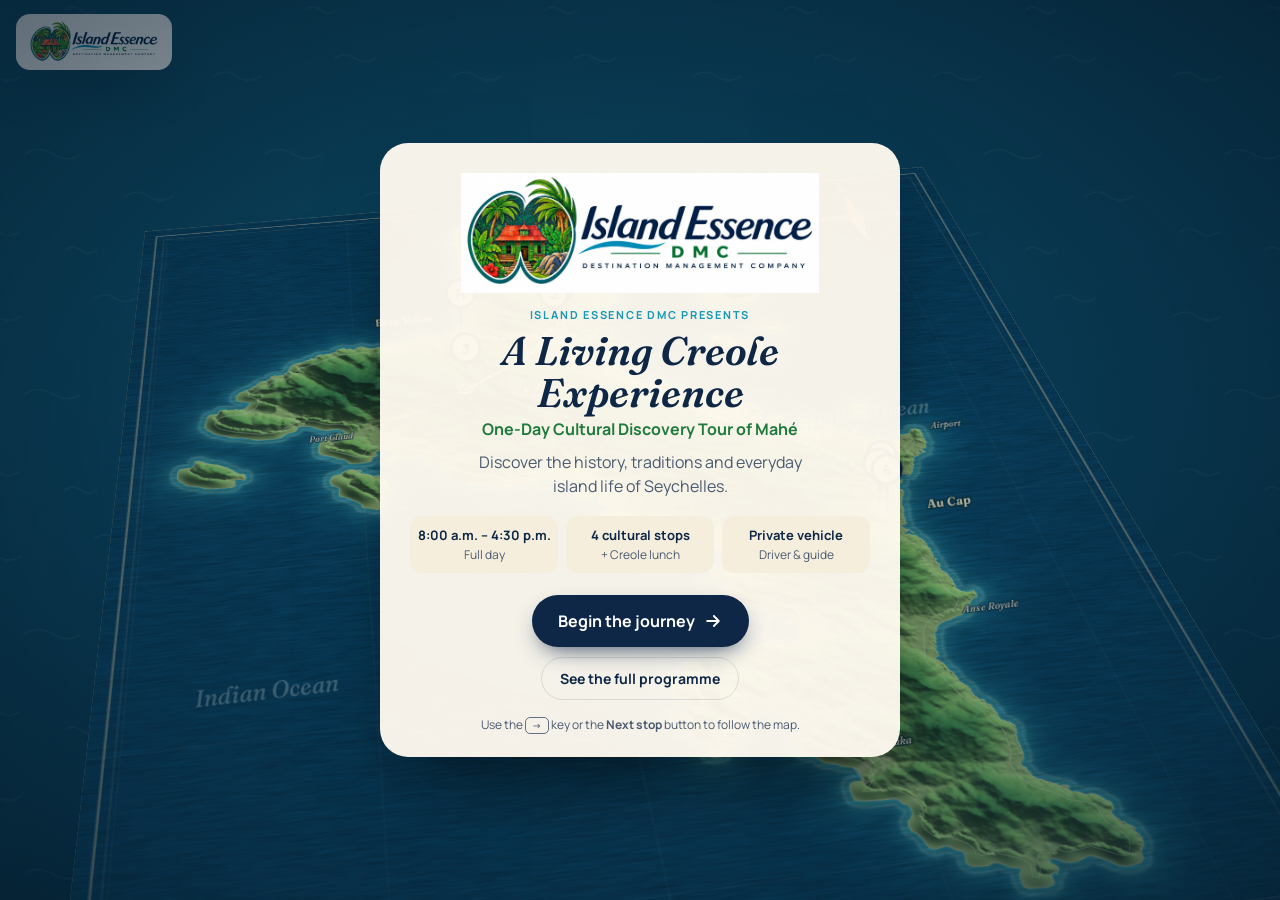
<file: island-essence-tour/index.html>
<!doctype html>
<html lang="en">
<head>
  <meta charset="utf-8" />
  <meta name="viewport" content="width=device-width, initial-scale=1, viewport-fit=cover" />
  <title>A Living Creole Experience · Island Essence DMC</title>
  <meta name="description" content="Follow your one-day cultural discovery tour of Mahé, Seychelles, on an interactive 3D map — by Island Essence DMC." />
  <meta name="theme-color" content="#0a2f45" />
  <link rel="preconnect" href="https://fonts.googleapis.com" />
  <link rel="preconnect" href="https://fonts.gstatic.com" crossorigin />
  <link href="https://fonts.googleapis.com/css2?family=Fraunces:ital,opsz,wght@0,9..144,500;0,9..144,700;1,9..144,500;1,9..144,600&family=Manrope:wght@400;500;600;700;800&display=swap" rel="stylesheet" />
  <link rel="stylesheet" href="css/style.css" />
</head>
<body class="is-intro">

  <!-- ===== Open ocean around the map ===== -->
  <div class="sea" aria-hidden="true"><div class="sea-waves" id="seaWaves"></div></div>

  <!-- ===== 3D map stage ===== -->
  <div class="stage" id="stage" aria-hidden="true">
    <div class="board" id="board">
      <div class="board-shadow"></div>
      <div class="board-side side-top"></div>
      <div class="board-side side-bottom"></div>
      <div class="board-side side-left"></div>
      <div class="board-side side-right"></div>
      <img class="board-terrain" src="assets/map-terrain.jpg" width="1000" height="1200" alt="" draggable="false" />
    </div>
  </div>
  <canvas class="route-canvas" id="routeCanvas" aria-hidden="true"></canvas>
  <div class="vignette" aria-hidden="true"></div>
  <div class="pins" id="pins">
    <div class="arrow" id="arrow" aria-hidden="true">
      <span class="arrow-glow"></span>
      <svg viewBox="-24 -24 48 48" width="48" height="48"><circle r="15" class="arrow-ring"/><path d="M 17 0 L -11 -13 L -5 0 L -11 13 Z" class="arrow-head"/></svg>
    </div>
  </div>

  <!-- ===== Map controls ===== -->
  <div class="map-controls" id="mapControls">
    <button class="map-btn recenter" id="recenterBtn" type="button" aria-label="Back to the tour">
      <svg viewBox="0 0 24 24" width="18" height="18" aria-hidden="true"><circle cx="12" cy="12" r="3.2" fill="currentColor"/><path d="M12 2v4M12 18v4M2 12h4M18 12h4" stroke="currentColor" stroke-width="2.2" stroke-linecap="round"/><circle cx="12" cy="12" r="7" fill="none" stroke="currentColor" stroke-width="2"/></svg>
      <span>Back to tour</span>
    </button>
    <div class="zoom-group">
      <button class="map-btn" id="zoomIn" type="button" aria-label="Zoom in"><svg viewBox="0 0 24 24" width="18" height="18" aria-hidden="true"><path d="M12 5v14M5 12h14" stroke="currentColor" stroke-width="2.4" stroke-linecap="round"/></svg></button>
      <button class="map-btn" id="zoomOut" type="button" aria-label="Zoom out"><svg viewBox="0 0 24 24" width="18" height="18" aria-hidden="true"><path d="M5 12h14" stroke="currentColor" stroke-width="2.4" stroke-linecap="round"/></svg></button>
    </div>
  </div>
  <div class="explore-hint" id="exploreHint" role="status">
    <svg viewBox="0 0 24 24" width="18" height="18" aria-hidden="true"><path d="M9 11V5.5a1.5 1.5 0 0 1 3 0V10m0-1.5a1.5 1.5 0 0 1 3 0V11m0-1a1.5 1.5 0 0 1 3 0v4.5A6.5 6.5 0 0 1 11.5 21h-.6a6 6 0 0 1-4.6-2.2L3.6 15.5a1.6 1.6 0 0 1 2.3-2.2L9 15" fill="none" stroke="currentColor" stroke-width="1.8" stroke-linecap="round" stroke-linejoin="round"/></svg>
    <span>Drag the map to explore · scroll or pinch to zoom</span>
  </div>
  <div class="sea-banner" id="seaBanner" role="status" aria-live="polite">
    <span class="sea-icon" aria-hidden="true"><svg viewBox="0 0 24 24" width="20" height="20"><path d="M2 15c2 0 2-1.5 4-1.5S8 15 10 15s2-1.5 4-1.5 2 1.5 4 1.5 2-1.5 4-1.5M2 19.5c2 0 2-1.5 4-1.5s2 1.5 4 1.5 2-1.5 4-1.5 2 1.5 4 1.5 2-1.5 4-1.5" fill="none" stroke="currentColor" stroke-width="2" stroke-linecap="round"/><path d="M12 3v8M8 7l4-4 4 4" fill="none" stroke="currentColor" stroke-width="2" stroke-linecap="round" stroke-linejoin="round"/></svg></span>
    <span id="seaText">You’ve drifted out to open sea.</span>
    <button class="btn btn-primary" id="seaBack" type="button">Back to the map</button>
  </div>

  <!-- ===== Header ===== -->
  <header class="topbar">
    <a class="brand" href="#" id="brandHome" aria-label="Island Essence DMC — back to start">
      <img src="assets/logo.jpg" alt="Island Essence DMC — Destination Management Company" />
    </a>
    <div class="topbar-title">
      <span class="eyebrow">One-day cultural discovery tour · Mahé</span>
      <strong>A Living Creole Experience</strong>
    </div>
    <button class="btn btn-ghost" id="openProgramme" type="button">
      <svg viewBox="0 0 24 24" width="18" height="18" aria-hidden="true"><path d="M4 6h16M4 12h16M4 18h10" stroke="currentColor" stroke-width="2" stroke-linecap="round" fill="none"/></svg>
      <span>Today's programme</span>
    </button>
  </header>

  <!-- ===== Stop timeline ===== -->
  <nav class="timeline" id="timeline" aria-label="Tour stops"></nav>

  <!-- ===== Itinerary panel ===== -->
  <main class="panel" id="panel" aria-live="polite">
    <div class="panel-scroll" id="panelContent"></div>
    <div class="panel-nav">
      <button class="btn btn-quiet" id="prevBtn" type="button" aria-label="Previous stop">
        <svg viewBox="0 0 24 24" width="18" height="18" aria-hidden="true"><path d="M15 5l-7 7 7 7" stroke="currentColor" stroke-width="2.2" fill="none" stroke-linecap="round" stroke-linejoin="round"/></svg>
      </button>
      <button class="btn btn-primary" id="nextBtn" type="button">
        <span id="nextLabel">Next stop</span>
        <svg viewBox="0 0 24 24" width="18" height="18" aria-hidden="true"><path d="M9 5l7 7-7 7" stroke="currentColor" stroke-width="2.2" fill="none" stroke-linecap="round" stroke-linejoin="round"/></svg>
      </button>
    </div>
  </main>

  <!-- ===== Intro ===== -->
  <section class="intro" id="intro" aria-labelledby="introTitle">
    <div class="intro-card">
      <img class="intro-logo" src="assets/logo.jpg" alt="Island Essence DMC" />
      <p class="eyebrow">Island Essence DMC presents</p>
      <h1 id="introTitle">A Living Creole Experience</h1>
      <p class="intro-sub">One-Day Cultural Discovery Tour of Mahé</p>
      <p class="intro-lede">Discover the history, traditions and everyday island life of Seychelles.</p>
      <ul class="intro-facts">
        <li><b>8:00 a.m. – 4:30 p.m.</b><span>Full day</span></li>
        <li><b>4 cultural stops</b><span>+ Creole lunch</span></li>
        <li><b>Private vehicle</b><span>Driver &amp; guide</span></li>
      </ul>
      <div class="intro-actions">
        <button class="btn btn-primary btn-lg" id="beginBtn" type="button">Begin the journey
          <svg viewBox="0 0 24 24" width="20" height="20" aria-hidden="true"><path d="M5 12h13M13 6l6 6-6 6" stroke="currentColor" stroke-width="2.2" fill="none" stroke-linecap="round" stroke-linejoin="round"/></svg>
        </button>
        <button class="btn btn-ghost-dark" id="introProgramme" type="button">See the full programme</button>
      </div>
      <p class="intro-hint">Use the <kbd>→</kbd> key or the <b>Next stop</b> button to follow the map.</p>
    </div>
  </section>

  <!-- ===== Programme modal ===== -->
  <dialog class="modal" id="programme" aria-labelledby="programmeTitle">
    <div class="modal-head">
      <div>
        <p class="eyebrow">Today's programme</p>
        <h2 id="programmeTitle">A Living Creole Experience</h2>
      </div>
      <button class="icon-btn" data-close type="button" aria-label="Close">
        <svg viewBox="0 0 24 24" width="22" height="22" aria-hidden="true"><path d="M6 6l12 12M18 6L6 18" stroke="currentColor" stroke-width="2.2" stroke-linecap="round"/></svg>
      </button>
    </div>
    <ol class="schedule" id="schedule"></ol>
    <div class="note">
      <strong>Good to know</strong>
      <p>Wear comfortable walking shoes, bring sun protection and carry drinking water. All timings are provisional and may shift with traffic, weather and opening hours. The Moutya demonstration and traditional games are subject to advance arrangement.</p>
    </div>
  </dialog>

  <!-- ===== Photo lightbox ===== -->
  <dialog class="lightbox" id="lightbox">
    <button class="icon-btn" data-close type="button" aria-label="Close photo">
      <svg viewBox="0 0 24 24" width="22" height="22" aria-hidden="true"><path d="M6 6l12 12M18 6L6 18" stroke="currentColor" stroke-width="2.2" stroke-linecap="round"/></svg>
    </button>
    <figure><img id="lightboxImg" alt="" /><figcaption id="lightboxCap"></figcaption></figure>
  </dialog>

  <script src="js/map-geo.js"></script>
  <script src="js/tour.js"></script>
</body>
</html>
</file>
<file: island-essence-tour/css/style.css>
/* =========================================================
   Island Essence DMC · A Living Creole Experience
   ========================================================= */
:root {
  --navy: #0f2747;
  --ink: #16243a;
  --ink-soft: #4a5a70;
  --teal: #1597b5;
  --teal-deep: #0a2f45;
  --green: #1f7a3d;
  --leaf: #4fae5a;
  --gold: #f4b942;
  --gold-soft: #ffe3a1;
  --hibiscus: #d9442f;
  --sand: #f6eedc;
  --paper: #fffaf0;
  --line: rgba(15, 39, 71, .12);
  --panel-w: 440px;
  --header-h: 76px;
  --radius: 18px;
  --shadow: 0 20px 50px -18px rgba(5, 20, 35, .55);
  --font-display: "Fraunces", Georgia, serif;
  --font-body: "Manrope", system-ui, -apple-system, "Segoe UI", sans-serif;
}

* { box-sizing: border-box; }
html, body { height: 100%; }
body {
  margin: 0;
  font-family: var(--font-body);
  color: var(--ink);
  background: radial-gradient(120% 90% at 30% 20%, #134a63 0%, #0a2f45 45%, #061b2a 100%);
  overflow: hidden;
  -webkit-font-smoothing: antialiased;
}
img { max-width: 100%; display: block; }
button { font: inherit; color: inherit; cursor: pointer; }
kbd {
  font-family: var(--font-body); font-size: .8em; font-weight: 700;
  padding: 1px 6px; border-radius: 5px; border: 1px solid currentColor; opacity: .85;
}
.eyebrow {
  margin: 0; font-size: 11px; font-weight: 700; letter-spacing: .16em;
  text-transform: uppercase; color: var(--teal);
}

/* ---------- Open ocean around the map ---------- */
.sea {
  position: fixed; inset: 0; overflow: hidden; pointer-events: none;
  background: radial-gradient(120% 90% at 40% 35%, #0d5a78 0%, #0a4663 45%, #062d44 100%);
}
.sea-waves {
  position: absolute; left: 0; top: 0; width: calc(100% + 480px); height: calc(100% + 480px);
  will-change: transform; opacity: .55;
  background-image: url("data:image/svg+xml,%3Csvg xmlns='http://www.w3.org/2000/svg' width='240' height='240'%3E%3Cg fill='none' stroke='%23bfeaf5' stroke-opacity='.16' stroke-width='1.6' stroke-linecap='round'%3E%3Cpath d='M18 40q12-8 24 0t24 0'/%3E%3Cpath d='M140 22q10-7 20 0t20 0'/%3E%3Cpath d='M70 118q14-9 28 0t28 0'/%3E%3Cpath d='M170 160q12-8 24 0t24 0'/%3E%3Cpath d='M24 196q10-7 20 0t20 0'/%3E%3Cpath d='M110 214q8-6 16 0t16 0'/%3E%3C/g%3E%3C/svg%3E");
  background-size: 240px 240px;
}

/* ---------- 3D stage ---------- */
.stage {
  position: fixed; inset: 0;
  perspective: 1500px;
  overflow: hidden;
  user-select: none;
  touch-action: none;
  cursor: grab;
}
body.is-intro .stage { cursor: default; }
.stage.dragging { cursor: grabbing; }
.board {
  position: absolute; left: 0; top: 0;
  width: 1000px; height: 1200px;
  transform-origin: 0 0;
  transform-style: preserve-3d;
  will-change: transform;
}
.board-terrain, .board-overlay {
  position: absolute; left: 0; top: 0; width: 1000px; height: 1200px;
}
.board-terrain { transform: translateZ(0); border-radius: 3px; }
.board-overlay { transform: translateZ(.6px); overflow: visible; }
.pins { position: fixed; inset: 0; z-index: 5; pointer-events: none; overflow: hidden; }

/* Thick edges make it read as a physical relief map */
.board-side { position: absolute; background: linear-gradient(#e8d9b4, #b99f6a); }
.side-bottom { left: 0; top: 1200px; width: 1000px; height: 34px; transform-origin: 0 0; transform: rotateX(-90deg); background: linear-gradient(#d9c595, #8f7546); }
.side-top    { left: 0; top: 0;      width: 1000px; height: 34px; transform-origin: 0 0; transform: rotateX(-90deg); }
.side-left   { left: 0; top: 0;      width: 34px; height: 1200px; transform-origin: 0 0; transform: rotateY(90deg); background: linear-gradient(90deg, #cdb683, #8f7546); }
.side-right  { left: 1000px; top: 0; width: 34px; height: 1200px; transform-origin: 0 0; transform: rotateY(90deg); background: linear-gradient(90deg, #cdb683, #8f7546); }
.board-shadow {
  position: absolute; left: 20px; top: 30px; width: 960px; height: 1160px;
  transform: translateZ(-60px);
  background: radial-gradient(closest-side, rgba(0, 0, 0, .55), rgba(0, 0, 0, .3) 70%, transparent);
  border-radius: 40px;
}
.route-canvas { position: fixed; inset: 0; width: 100%; height: 100%; pointer-events: none; }
.vignette {
  position: fixed; inset: 0; pointer-events: none;
  background: radial-gradient(130% 100% at 40% 45%, transparent 55%, rgba(3, 14, 24, .55) 100%);
}

/* Map overlay drawing */
.roads { fill: none; stroke: #fff7dd; stroke-opacity: .32; stroke-width: 1.6; stroke-linecap: round; stroke-dasharray: 1 0; }
.labels text { paint-order: stroke; stroke: rgba(8, 40, 30, .55); stroke-width: 3px; stroke-linejoin: round; fill: #fff6dc; font-family: var(--font-display); }
.lbl-island { font-size: 40px; font-weight: 700; letter-spacing: 6px; fill: rgba(255, 246, 220, .35) !important; stroke: none !important; }
.lbl-sea { font-size: 24px; font-style: italic; fill: rgba(220, 245, 250, .45) !important; stroke: none !important; letter-spacing: 2px; }
.lbl-peak { font-size: 12px; font-style: italic; }
.lbl-peak.small { font-size: 10px; }
.lbl-town { font-size: 13px; font-weight: 700; }
.lbl-place { font-size: 12px; font-style: italic; stroke: rgba(5, 40, 60, .6) !important; }

.leg-base  { fill: none; stroke: #fff7dd; stroke-width: 3; stroke-opacity: .75; stroke-linecap: round; stroke-dasharray: 2 7; }
.leg-base.walk { stroke-dasharray: .5 6; stroke-width: 3.5; }
.leg-glow  { fill: none; stroke: var(--gold); stroke-width: 16; stroke-opacity: 0; stroke-linecap: round; transition: stroke-opacity .9s ease; }
.leg-trail { fill: none; stroke: #ffd36b; stroke-width: 4.5; stroke-linecap: round; }
.leg-spark { fill: none; stroke: #fffbe8; stroke-width: 6; stroke-linecap: round; opacity: 0; }
.leg.lit .leg-glow { stroke-opacity: .32; }
.leg.lit .leg-trail { stroke: #ffc94a; }
.leg.next .leg-base { stroke: #ffffff; stroke-opacity: 1; stroke-width: 3.6; }

.ring { fill: none; stroke: var(--gold); stroke-width: 2.5; opacity: 0; transform-box: fill-box; transform-origin: center; }
.ring-base { fill: rgba(255, 255, 255, .18); stroke: #fff7dd; stroke-width: 2; opacity: .9; }
.ring-base.visited { fill: rgba(244, 185, 66, .45); stroke: #ffd36b; }
.ring-base.current { fill: rgba(244, 185, 66, .7); stroke: #fff; }

.arrow { position: absolute; left: 0; top: 0; width: 48px; height: 48px; z-index: 1; will-change: transform; }
body.is-intro .arrow { opacity: 0; }
.arrow svg { position: relative; display: block; overflow: visible; }
.arrow-head { fill: var(--gold); stroke: var(--navy); stroke-width: 2.4; stroke-linejoin: round; }
.arrow-ring { fill: rgba(15, 39, 71, .55); stroke: #fff; stroke-width: 2; }
.arrow-glow {
  position: absolute; left: -18px; top: -18px; width: 84px; height: 84px; border-radius: 50%;
  background: radial-gradient(closest-side, rgba(255, 231, 163, .95), rgba(244, 185, 66, .45) 45%, rgba(244, 185, 66, 0));
  animation: arrowPulse 1.8s ease-in-out infinite;
}
@keyframes arrowPulse { 50% { transform: scale(1.25); opacity: .6; } }

/* Upright pins: projected from map coordinates to the screen in js/tour.js */
.pin {
  position: absolute; left: 0; top: 0;
  transform-origin: 50% 100%;
  will-change: transform;
  display: flex; flex-direction: column; align-items: center;
  pointer-events: auto; cursor: pointer;
  background: none; border: 0; padding: 0; margin: 0;
}
.pin:focus-visible { outline: none; }
.pin:focus-visible .pin-head { outline: 3px solid var(--gold); outline-offset: 2px; }
.pin-label {
  font: 700 13px/1.15 var(--font-body);
  color: var(--navy); background: var(--paper);
  padding: 6px 10px; border-radius: 999px; white-space: nowrap;
  box-shadow: 0 6px 16px -6px rgba(0, 0, 0, .5);
  position: absolute; bottom: calc(100% + 6px); left: 50%;
  opacity: 0; transform: translate(-50%, 6px); transition: opacity .35s, transform .35s;
  pointer-events: none; text-align: center;
}
.pin-label small { display: block; font-weight: 600; font-size: 10px; color: var(--ink-soft); }
.pin-head {
  width: 32px; height: 32px; border-radius: 50%;
  display: grid; place-items: center;
  font: 800 14px var(--font-body);
  background: var(--paper); color: var(--navy);
  border: 3px solid var(--navy);
  box-shadow: 0 6px 14px -4px rgba(0, 0, 0, .55);
  transition: background .4s, color .4s, border-color .4s, transform .4s, box-shadow .4s;
}
.pin-stem { width: 3px; height: 26px; background: linear-gradient(var(--navy), rgba(15, 39, 71, .2)); border-radius: 2px; }
.pin.visited .pin-head { background: var(--gold); border-color: #fff; color: var(--navy); }
.pin.current .pin-head {
  background: var(--hibiscus); color: #fff; border-color: #fff; transform: scale(1.18);
  box-shadow: 0 0 0 6px rgba(244, 185, 66, .45), 0 0 26px 6px rgba(244, 185, 66, .7);
}
.pin.current .pin-label, .pin:hover .pin-label { opacity: 1; transform: translate(-50%, 0); }
.pin.current { z-index: 3; }
.pin.hidden-label .pin-label { display: none; }

/* ---------- Map controls ---------- */
.map-controls {
  position: fixed; z-index: 16; left: 16px; bottom: 92px;
  display: flex; flex-direction: column; align-items: flex-start; gap: 8px;
  transition: opacity .4s;
}
body.is-intro .map-controls, body.is-intro .explore-hint { opacity: 0; pointer-events: none; }
.zoom-group { display: flex; flex-direction: column; border-radius: 14px; overflow: hidden; box-shadow: var(--shadow); }
.map-btn {
  display: inline-flex; align-items: center; justify-content: center; gap: 8px;
  min-width: 42px; height: 42px; padding: 0 12px; border: 0;
  background: var(--paper); color: var(--navy); font-weight: 700; font-size: 13px;
  transition: background .2s;
}
.zoom-group .map-btn + .map-btn { border-top: 1px solid var(--line); }
.map-btn:hover { background: #fff; }
.map-btn.recenter {
  border-radius: 999px; background: var(--gold); box-shadow: var(--shadow);
  opacity: 0; transform: translateY(8px) scale(.96); pointer-events: none;
  transition: opacity .3s, transform .3s;
}
.map-controls.is-free .map-btn.recenter { opacity: 1; transform: none; pointer-events: auto; }
.explore-hint {
  position: fixed; z-index: 16; left: 50%; top: calc(96px + env(safe-area-inset-top, 0px));
  display: flex; align-items: center; gap: 8px;
  padding: 9px 14px; border-radius: 999px; background: rgba(8, 30, 46, .9); color: #fff;
  font-size: 13px; font-weight: 600; white-space: nowrap; box-shadow: var(--shadow);
  opacity: 0; transform: translate(-50%, -8px); pointer-events: none;
  transition: opacity .4s, transform .4s;
}
.explore-hint.show { opacity: 1; transform: translate(-50%, 0); }
.sea-banner {
  position: fixed; z-index: 17; left: 50%; top: 50%;
  display: flex; align-items: center; gap: 12px; flex-wrap: wrap; justify-content: center;
  width: max-content; max-width: calc(100vw - 32px);
  padding: 14px 16px 14px 18px; border-radius: 20px;
  background: var(--paper); color: var(--navy); font-weight: 700; font-size: 15px; box-shadow: var(--shadow);
  opacity: 0; transform: translate(-50%, -50%) scale(.94); pointer-events: none;
  transition: opacity .35s, transform .35s;
}
.sea-banner.show { opacity: 1; transform: translate(-50%, -50%); pointer-events: auto; }
.sea-icon { display: grid; place-items: center; width: 36px; height: 36px; border-radius: 50%; background: rgba(21, 151, 181, .14); color: var(--teal); }
.sea-banner .btn { padding: 9px 16px; }

/* ---------- Header ---------- */
.topbar {
  position: fixed; left: 16px; right: 16px; top: calc(14px + env(safe-area-inset-top, 0px)); z-index: 20;
  display: flex; align-items: center; gap: 16px;
  pointer-events: none;
}
.topbar > * { pointer-events: auto; }
.brand {
  background: #fff; border-radius: 14px; padding: 6px 12px;
  box-shadow: var(--shadow); display: block;
}
.brand img { height: 44px; width: auto; }
.topbar-title { color: #fff; display: flex; flex-direction: column; gap: 2px; text-shadow: 0 2px 10px rgba(0,0,0,.4); }
.topbar-title .eyebrow { color: var(--gold-soft); }
.topbar-title strong { font-family: var(--font-display); font-weight: 600; font-style: italic; font-size: 22px; }
#openProgramme { margin-left: auto; }

/* ---------- Buttons ---------- */
.btn {
  display: inline-flex; align-items: center; justify-content: center; gap: 8px;
  border: 0; border-radius: 999px; padding: 11px 18px; font-weight: 700; font-size: 14px;
  transition: transform .15s, background .2s, box-shadow .2s, opacity .2s;
}
.btn:active { transform: scale(.97); }
.btn:disabled { opacity: .4; cursor: default; }
.btn-primary { background: var(--navy); color: #fff; box-shadow: 0 10px 24px -10px rgba(15, 39, 71, .9); }
.btn-primary:hover:not(:disabled) { background: #173a66; }
.btn-primary { position: relative; }
.btn-primary.glow::after {
  content: ""; position: absolute; inset: -6px; border-radius: inherit; pointer-events: none;
  box-shadow: 0 0 0 6px rgba(244, 185, 66, .35); opacity: 0;
  animation: btnGlow 1.6s ease-in-out infinite;
}
@keyframes btnGlow { 50% { opacity: 1; } }
.btn-lg { padding: 15px 26px; font-size: 16px; }
.btn-ghost { background: rgba(10, 40, 60, .72); color: #fff; border: 1px solid rgba(255,255,255,.25); }
.btn-ghost:hover { background: rgba(255, 255, 255, .24); }
.btn-ghost-dark { background: transparent; color: var(--navy); border: 1.5px solid var(--line); }
.btn-ghost-dark:hover { background: rgba(15, 39, 71, .06); }
.btn-quiet { background: rgba(15, 39, 71, .07); color: var(--navy); padding: 11px 14px; }
.icon-btn { border: 0; background: rgba(15, 39, 71, .07); border-radius: 50%; width: 40px; height: 40px; display: grid; place-items: center; color: var(--navy); }
:focus-visible { outline: 3px solid var(--gold); outline-offset: 2px; }

/* ---------- Timeline ---------- */
.timeline {
  position: fixed; z-index: 15;
  left: 16px; right: calc(var(--panel-w) + 32px); bottom: 16px;
  display: flex; gap: 6px; padding: 8px;
  background: rgba(8, 30, 46, .86);
  border: 1px solid rgba(255, 255, 255, .14);
  border-radius: 999px;
  overflow-x: auto; scrollbar-width: none;
  transition: opacity .5s, transform .5s;
}
.timeline::-webkit-scrollbar { display: none; }
.tl-item {
  flex: 1 0 auto; display: flex; align-items: center; gap: 8px;
  border: 0; background: transparent; color: rgba(255, 255, 255, .7);
  padding: 6px 12px 6px 6px; border-radius: 999px; white-space: nowrap;
  font-size: 12px; font-weight: 600; text-align: left;
  transition: background .3s, color .3s;
}
.tl-item:hover { background: rgba(255, 255, 255, .08); color: #fff; }
.tl-dot {
  width: 24px; height: 24px; border-radius: 50%; flex: none;
  display: grid; place-items: center; font-size: 11px; font-weight: 800;
  border: 2px solid rgba(255, 255, 255, .5); color: #fff;
  transition: background .3s, border-color .3s, color .3s, box-shadow .3s;
}
.tl-item small { display: block; font-size: 10px; opacity: .7; font-weight: 600; }
.tl-item.visited .tl-dot { background: var(--gold); border-color: var(--gold); color: var(--navy); }
.tl-item.current { background: rgba(255, 255, 255, .95); color: var(--navy); }
.tl-item.current .tl-dot { background: var(--hibiscus); border-color: var(--hibiscus); box-shadow: 0 0 0 4px rgba(217, 68, 47, .25); }

/* ---------- Panel ---------- */
.panel {
  position: fixed; z-index: 18;
  top: calc(var(--header-h) + 14px); right: 16px; bottom: 16px; width: var(--panel-w);
  background: var(--paper);
  border-radius: 24px;
  box-shadow: var(--shadow), inset 0 0 0 1px rgba(255,255,255,.6);
  display: flex; flex-direction: column; overflow: hidden;
  transition: transform .6s cubic-bezier(.2, .8, .2, 1), opacity .5s;
}
.panel-scroll { flex: 1; overflow-y: auto; padding: 26px 26px 18px; scrollbar-width: thin; }
.panel-nav {
  display: flex; gap: 10px; padding: 14px 18px 16px;
  border-top: 1px solid var(--line); background: linear-gradient(rgba(255,250,240,.6), var(--paper));
}
.panel-nav .btn-primary { flex: 1; }
body.is-intro .panel { transform: translateX(calc(100% + 40px)); opacity: 0; }
body.is-intro .timeline { opacity: 0; transform: translateY(20px); pointer-events: none; }
body.is-intro .topbar-title, body.is-intro #openProgramme { opacity: 0; pointer-events: none; }
body.is-intro .pin { pointer-events: none; }

.view { animation: viewIn .55s cubic-bezier(.2, .8, .2, 1) both; }
@keyframes viewIn { from { opacity: 0; transform: translateY(14px); } }

.stop-meta { display: flex; align-items: center; gap: 10px; flex-wrap: wrap; margin-bottom: 10px; }
.chip {
  display: inline-flex; align-items: center; gap: 6px;
  font-size: 12px; font-weight: 700; padding: 5px 10px; border-radius: 999px;
  background: rgba(21, 151, 181, .12); color: #0b6f87;
}
.chip.time { background: var(--navy); color: #fff; }
.chip.gold { background: rgba(244, 185, 66, .25); color: #7a5208; }
.stop-title { font-family: var(--font-display); font-weight: 600; font-size: 32px; line-height: 1.08; margin: 4px 0 6px; color: var(--navy); letter-spacing: -.01em; }
.stop-place { display: flex; align-items: center; gap: 6px; color: var(--ink-soft); font-size: 13px; font-weight: 600; margin: 0 0 16px; }
.stop-text { font-size: 15px; line-height: 1.6; margin: 0 0 16px; }

.photos { display: grid; grid-template-columns: 1.25fr 1fr; gap: 10px; margin: 6px 0 20px; }
.photos.single { grid-template-columns: 1fr; }
.photo {
  position: relative; border: 0; padding: 0; margin: 0; background: #ddd;
  border-radius: 14px; overflow: hidden; aspect-ratio: 4 / 5;
  box-shadow: 0 12px 26px -14px rgba(0, 0, 0, .55);
  transition: transform .35s cubic-bezier(.2, .8, .2, 1);
}
.photos.single .photo { aspect-ratio: 16 / 10; }
.photo:nth-child(2) { margin-top: 26px; }
.photo:hover { transform: translateY(-4px) rotate(-.6deg); }
.photo img { width: 100%; height: 100%; object-fit: cover; transition: transform .8s; }
.photo:hover img { transform: scale(1.05); }
.photo span {
  position: absolute; left: 8px; right: 8px; bottom: 8px;
  font-size: 11px; font-weight: 700; color: #fff; text-align: left;
  padding: 5px 8px; border-radius: 8px; background: rgba(8, 25, 40, .7);
}

.block-title { font-size: 11px; font-weight: 800; letter-spacing: .14em; text-transform: uppercase; color: var(--green); margin: 22px 0 10px; }
.discover { list-style: none; padding: 0; margin: 0; display: grid; gap: 8px; }
.discover li { display: flex; gap: 10px; font-size: 14px; line-height: 1.45; }
.discover li::before { content: ""; flex: none; width: 8px; height: 8px; margin-top: 6px; border-radius: 50%; background: var(--leaf); box-shadow: 0 0 0 3px rgba(79, 174, 90, .2); }

.quote {
  position: relative; margin: 20px 0 6px; padding: 16px 18px 16px 20px;
  background: var(--sand); border-radius: 14px; border-left: 4px solid var(--gold);
  font-family: var(--font-display); font-style: italic; font-size: 16px; line-height: 1.5; color: #3b3324;
}
.quote footer { font-family: var(--font-body); font-style: normal; font-size: 11px; font-weight: 700; letter-spacing: .1em; text-transform: uppercase; color: #8a6a2a; margin-top: 8px; }
.tip { display: flex; gap: 10px; margin-top: 16px; padding: 12px 14px; border-radius: 12px; background: rgba(21, 151, 181, .08); font-size: 13px; line-height: 1.5; color: #0b4f61; }
.tip svg { flex: none; margin-top: 2px; }

/* Lunch menu card */
.menu {
  margin: 4px 0 18px; padding: 22px 22px 18px; border-radius: 16px;
  background:
    radial-gradient(circle at 100% 0, rgba(244, 185, 66, .25), transparent 40%),
    radial-gradient(circle at 0 100%, rgba(79, 174, 90, .18), transparent 45%),
    #fff;
  border: 1px solid rgba(15, 39, 71, .1);
  box-shadow: 0 14px 30px -20px rgba(0, 0, 0, .5);
  text-align: center;
}
.menu h3 { font-family: var(--font-display); font-style: italic; font-weight: 600; font-size: 24px; margin: 2px 0 2px; color: var(--navy); }
.menu .menu-sub { font-size: 12px; color: var(--ink-soft); margin: 0 0 14px; }
.menu-course { padding: 10px 0; border-top: 1px dashed rgba(15, 39, 71, .18); }
.menu-course h4 { margin: 0 0 4px; font-size: 10px; font-weight: 800; letter-spacing: .18em; text-transform: uppercase; color: var(--hibiscus); }
.menu-course ul { list-style: none; margin: 0; padding: 0; display: grid; gap: 3px; }
.menu-course li { font-size: 14px; font-weight: 600; }
.menu-foot { font-size: 11px; color: var(--ink-soft); margin: 10px 0 0; }

/* Maison Marengo dish carousel */
.dishes { margin: 22px -26px 4px; }
.dishes-head { display: flex; align-items: center; justify-content: space-between; padding: 0 26px; }
.dishes-head .block-title { margin: 0; }
.dishes-arrows { display: flex; gap: 6px; }
.dish-arrow {
  width: 32px; height: 32px; border-radius: 50%; border: 1.5px solid var(--line);
  background: #fff; color: var(--navy); display: grid; place-items: center;
  transition: background .2s, transform .15s;
}
.dish-arrow:hover { background: var(--sand); }
.dish-arrow:active { transform: scale(.92); }
.dishes-track {
  display: flex; gap: 12px; padding: 12px 26px 14px;
  overflow-x: auto; overscroll-behavior-x: contain; scrollbar-width: none;
  -webkit-mask-image: linear-gradient(90deg, transparent 0, #000 22px, #000 calc(100% - 22px), transparent 100%);
          mask-image: linear-gradient(90deg, transparent 0, #000 22px, #000 calc(100% - 22px), transparent 100%);
}
.dishes-track::-webkit-scrollbar { display: none; }
.dish {
  flex: 0 0 150px; border: 0; padding: 0; margin: 0; background: #fff; text-align: left;
  border-radius: 14px; overflow: hidden;
  box-shadow: 0 10px 22px -14px rgba(0, 0, 0, .55), 0 0 0 1px rgba(15, 39, 71, .06);
  transition: transform .3s cubic-bezier(.2, .8, .2, 1);
}
.dish:hover { transform: translateY(-3px); }
.dish img { width: 100%; height: auto; aspect-ratio: 1; object-fit: cover; background: var(--sand); }
.dish-name { display: block; padding: 8px 10px 0; font-family: var(--font-display); font-style: italic; font-weight: 600; font-size: 14px; line-height: 1.2; color: var(--navy); }
.dish-en { display: block; padding: 2px 10px 10px; font-size: 11px; font-weight: 600; color: var(--ink-soft); }
@media (max-width: 820px) {
  .dishes { margin: 20px -18px 4px; }
  .dishes-head { padding: 0 18px; }
  .dishes-track { padding: 12px 18px 14px; }
  .dish { flex-basis: 132px; }
}

/* Travel view */
.travel { text-align: left; }
.travel-visual {
  position: relative; height: 120px; margin: 4px 0 20px; border-radius: 16px; overflow: hidden;
  background: linear-gradient(135deg, #0f4c66, #0a2f45);
}
.travel-road {
  position: absolute; left: 0; right: 0; top: 50%; height: 4px; margin-top: -2px;
  background: repeating-linear-gradient(90deg, rgba(255,255,255,.5) 0 14px, transparent 14px 26px);
  animation: road 0.8s linear infinite;
}
@keyframes road { to { background-position: -26px 0; } }
.travel-progress { position: absolute; left: 0; right: 0; top: 50%; height: 4px; margin-top: -2px; background: var(--gold); box-shadow: 0 0 14px var(--gold); transform: scaleX(0); transform-origin: 0 50%; }
.travel-track { position: absolute; left: 30px; right: 30px; top: 0; bottom: 0; }
.travel-mover { position: absolute; left: 0; top: 0; bottom: 0; width: 100%; will-change: transform; }
.travel-icon {
  position: absolute; top: 50%; left: 0; width: 46px; height: 46px; margin: -23px 0 0 -23px;
  border-radius: 50%; background: var(--gold); display: grid; place-items: center; color: var(--navy);
  box-shadow: 0 0 0 6px rgba(244, 185, 66, .25);
}
.travel-ends { position: absolute; inset: auto 14px 12px 14px; display: flex; justify-content: space-between; font-size: 11px; font-weight: 700; color: rgba(255,255,255,.85); }
.travel-ends span:first-child::before, .travel-ends span:last-child::after { content: ""; }

/* Welcome + finale */
.route-list { list-style: none; margin: 8px 0 0; padding: 0; counter-reset: r; }
.route-list li { position: relative; padding: 0 0 14px 40px; font-size: 14px; }
.route-list li::before {
  counter-increment: r; content: counter(r);
  position: absolute; left: 0; top: -2px; width: 26px; height: 26px; border-radius: 50%;
  display: grid; place-items: center; font-size: 12px; font-weight: 800;
  background: var(--sand); color: var(--navy); border: 2px solid var(--navy);
}
.route-list li::after { content: ""; position: absolute; left: 12px; top: 26px; bottom: 0; width: 2px; background: repeating-linear-gradient(var(--navy) 0 3px, transparent 3px 7px); opacity: .35; }
.route-list li:last-child::after { display: none; }
.route-list b { display: block; }
.route-list span { color: var(--ink-soft); font-size: 12px; font-weight: 600; }
.finale .route-list li::before { background: var(--gold); border-color: var(--gold); }
.welcome-art { display: flex; justify-content: center; margin: -4px 0 16px; }
.welcome-art img { width: 78%; }
.big-thanks { font-family: var(--font-display); font-style: italic; font-size: 54px; line-height: 1; color: var(--hibiscus); margin: 6px 0 6px; }

/* ---------- Intro ---------- */
.intro {
  position: fixed; inset: 0; z-index: 30;
  display: grid; place-items: center; padding: 16px;
  background: radial-gradient(ellipse at center, rgba(6, 27, 42, .15), rgba(6, 27, 42, .65));
  transition: opacity .7s, visibility .7s;
}
body:not(.is-intro) .intro { opacity: 0; visibility: hidden; pointer-events: none; }
.intro-card {
  width: min(520px, 100%); text-align: center;
  background: rgba(255, 250, 240, .96); border-radius: 28px; padding: 30px 30px 24px;
  box-shadow: 0 40px 80px -30px rgba(0, 0, 0, .7);
  animation: viewIn .9s .2s cubic-bezier(.2, .8, .2, 1) both;
}
.intro-logo { width: 78%; margin: 0 auto 14px; }
.intro h1 { font-family: var(--font-display); font-weight: 600; font-style: italic; font-size: 40px; line-height: 1.05; margin: 8px 0 4px; color: var(--navy); }
.intro-sub { margin: 0 0 10px; font-weight: 700; color: var(--green); }
.intro-lede { margin: 0 auto 18px; color: var(--ink-soft); max-width: 36ch; line-height: 1.5; }
.intro-facts { list-style: none; padding: 0; margin: 0 0 22px; display: grid; grid-template-columns: repeat(3, 1fr); gap: 8px; }
.intro-facts li { background: var(--sand); border-radius: 12px; padding: 10px 6px; font-size: 12px; display: flex; flex-direction: column; gap: 2px; }
.intro-facts b { font-size: 13px; color: var(--navy); }
.intro-facts span { color: var(--ink-soft); }
.intro-actions { display: flex; flex-direction: column; gap: 10px; align-items: center; }
.intro-hint { margin: 16px 0 0; font-size: 12px; color: var(--ink-soft); }

/* ---------- Modals ---------- */
dialog { border: 0; padding: 0; }
dialog::backdrop { background: rgba(4, 18, 30, .6); backdrop-filter: blur(4px); -webkit-backdrop-filter: blur(4px); }
.modal {
  width: min(640px, calc(100% - 32px)); max-height: calc(100% - 48px);
  border-radius: 24px; background: var(--paper); color: var(--ink);
  padding: 24px 26px; overflow-y: auto; box-shadow: var(--shadow);
}
.modal-head { display: flex; justify-content: space-between; align-items: flex-start; gap: 12px; margin-bottom: 12px; }
.modal h2 { font-family: var(--font-display); font-style: italic; font-weight: 600; font-size: 28px; margin: 4px 0 0; color: var(--navy); }
.schedule { list-style: none; padding: 0; margin: 0; }
.schedule li { display: grid; grid-template-columns: 128px 1fr; gap: 14px; padding: 12px 0; border-bottom: 1px solid var(--line); }
.schedule time { font-size: 12px; font-weight: 800; color: var(--teal); padding-top: 2px; }
.schedule b { display: block; font-size: 15px; color: var(--navy); }
.schedule p { margin: 3px 0 0; font-size: 13px; line-height: 1.5; color: var(--ink-soft); }
.schedule li.is-stop b::after { content: "On the map →"; margin-left: 8px; font-size: 10px; font-weight: 800; letter-spacing: .08em; text-transform: uppercase; color: var(--hibiscus); }
.schedule li.is-stop { cursor: pointer; }
.schedule li.is-stop:hover b { text-decoration: underline; }
.schedule li.is-travel b { font-weight: 600; color: var(--ink-soft); }
.note { margin-top: 18px; padding: 14px 16px; border-radius: 14px; background: var(--sand); font-size: 13px; line-height: 1.55; }
.note p { margin: 4px 0 0; }

.lightbox { background: transparent; max-width: min(1100px, 94vw); max-height: 92vh; overflow: visible; }
.lightbox figure { margin: 0; }
.lightbox img { max-height: 80vh; width: auto; border-radius: 14px; box-shadow: var(--shadow); }
.lightbox figcaption { color: #fff; text-align: center; font-weight: 600; margin-top: 10px; }
.lightbox .icon-btn { position: absolute; right: -8px; top: -48px; background: rgba(255,255,255,.9); }

/* ---------- Responsive ---------- */
@media (max-width: 1100px) {
  :root { --panel-w: 380px; }
  .topbar-title strong { font-size: 18px; }
  .tl-item span.tl-text { display: none; }
  .tl-item { flex: 0 0 auto; padding: 4px; }
  .timeline { justify-content: space-between; right: auto; }
}
@media (max-width: 820px) {
  :root { --header-h: 58px; }
  .map-controls { left: auto; right: 10px; bottom: calc(50dvh + 12px); align-items: flex-end; }
  .zoom-group .map-btn { height: 38px; min-width: 38px; }
  .explore-hint { top: calc(106px + env(safe-area-inset-top, 0px)); font-size: 12px; }
  .topbar { left: 10px; right: 10px; top: calc(10px + env(safe-area-inset-top, 0px)); gap: 10px; }
  .brand { padding: 4px 8px; border-radius: 10px; }
  .brand img { height: 32px; }
  .topbar-title { display: none; }
  #openProgramme { padding: 9px 12px; font-size: 13px; }
  #openProgramme span { display: none; }
  .timeline { top: calc(62px + env(safe-area-inset-top, 0px)); bottom: auto; left: 10px; right: 10px; padding: 5px; justify-content: space-between; }
  .tl-dot { width: 22px; height: 22px; }
  .panel {
    left: 0; right: 0; bottom: 0; top: auto; width: auto;
    height: 50vh; height: 50dvh; border-radius: 22px 22px 0 0;
  }
  body.is-intro .panel { transform: translateY(105%); }
  .panel-scroll { padding: 18px 18px 12px; }
  .panel-nav { padding: 10px 14px calc(12px + env(safe-area-inset-bottom)); }
  .stop-title { font-size: 26px; }
  .intro-card { padding: 22px 20px 18px; border-radius: 22px; }
  .intro h1 { font-size: 32px; }
  .schedule li { grid-template-columns: 1fr; gap: 4px; }
}
@media (prefers-reduced-motion: reduce) {
  *, *::before, *::after { animation-duration: .01ms !important; animation-iteration-count: 1 !important; transition-duration: .01ms !important; }
}
</file>
